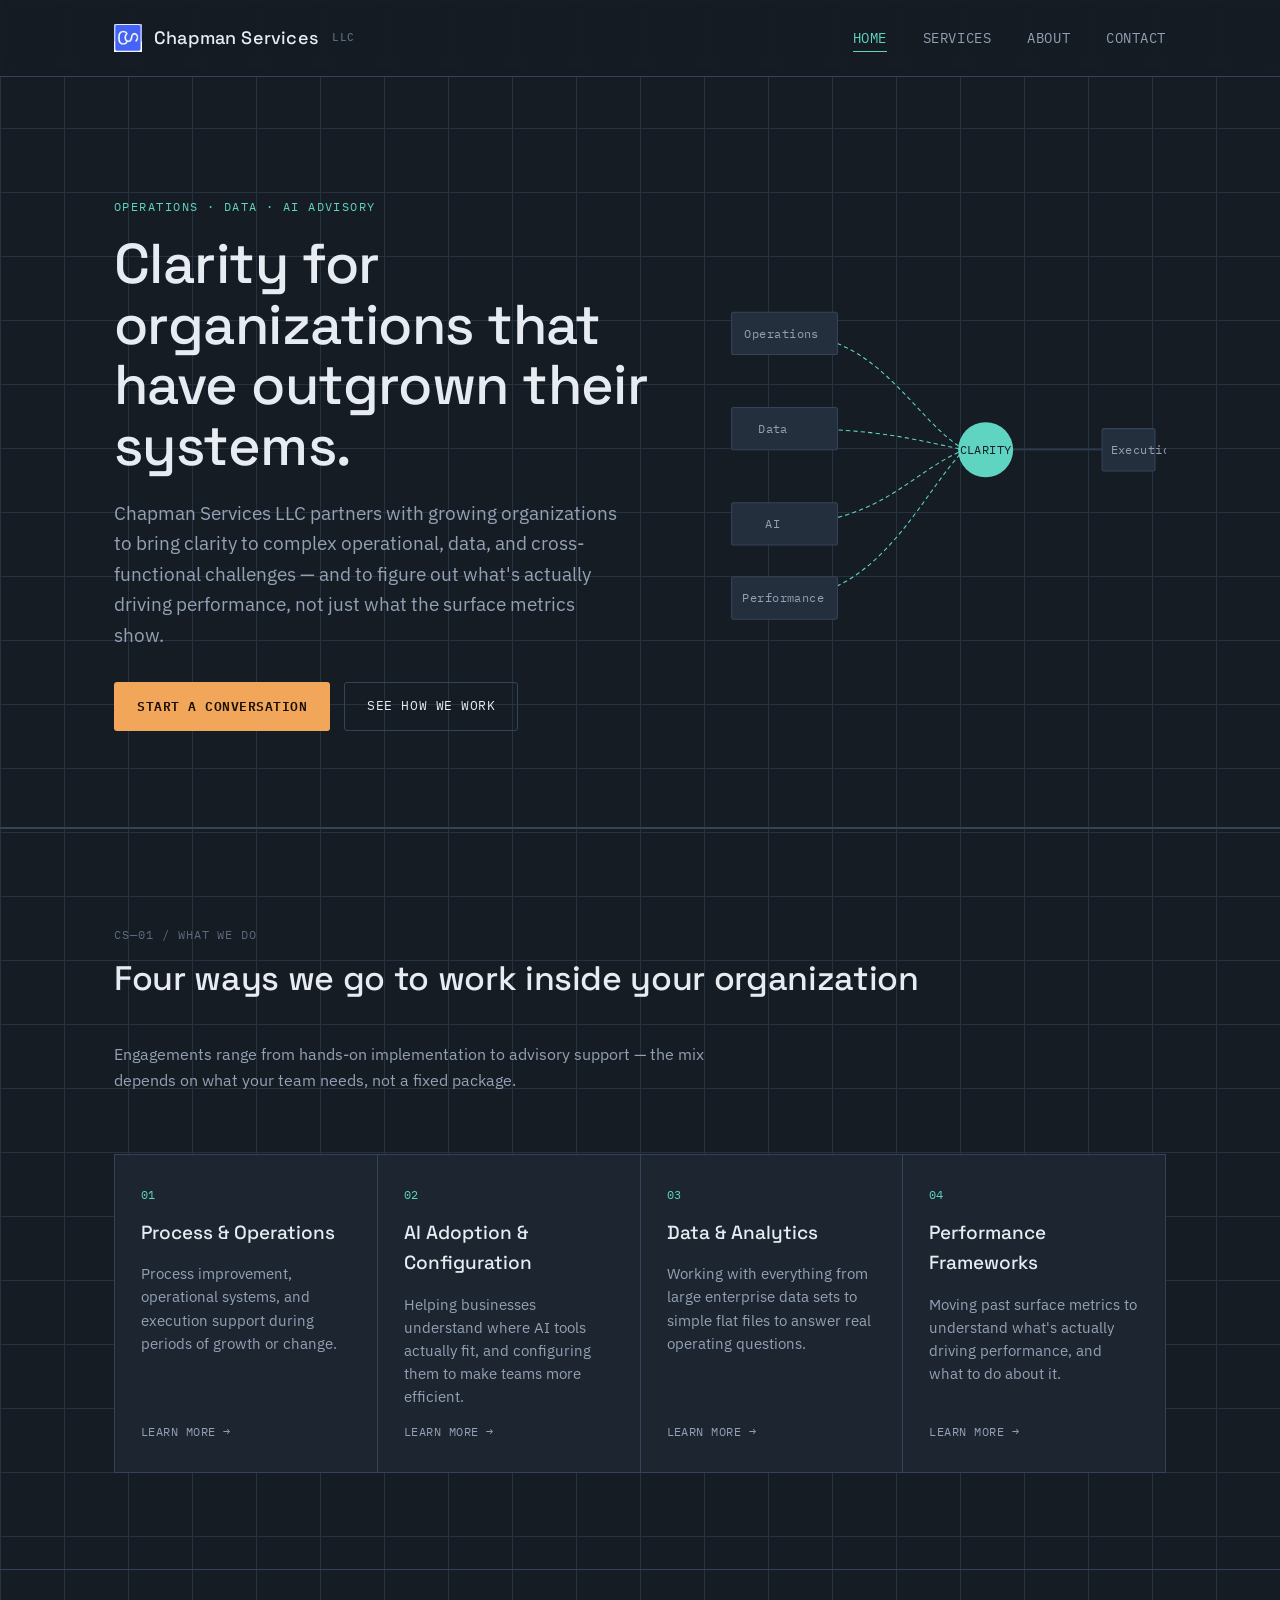
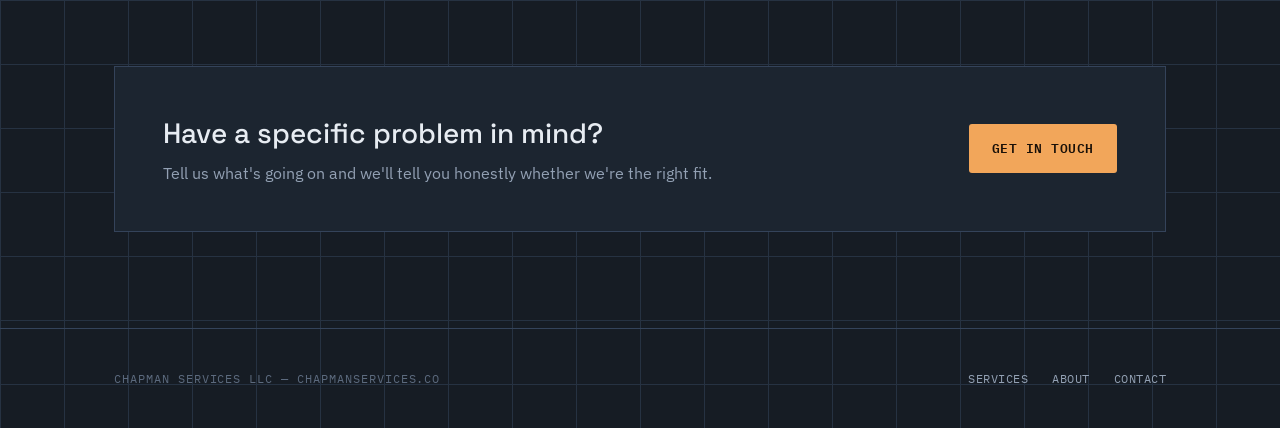
<file: index.html>
<!DOCTYPE html>
<html lang="en">
<head>
<meta charset="UTF-8">
<meta name="viewport" content="width=device-width, initial-scale=1.0">
<title>Chapman Services LLC — Operations, Data &amp; AI Advisory</title>
<meta name="description" content="Chapman Services LLC partners with growing organizations to bring clarity to operational, data, and cross-functional challenges — from process improvement to AI adoption and performance frameworks.">
<link rel="preconnect" href="https://fonts.googleapis.com">
<link rel="preconnect" href="https://fonts.gstatic.com" crossorigin>
<link href="https://fonts.googleapis.com/css2?family=Space+Grotesk:wght@400;500;600&family=IBM+Plex+Sans:wght@400;500;600&family=IBM+Plex+Mono:wght@400;500&display=swap" rel="stylesheet">
<link rel="stylesheet" href="style.css">
</head>
<body>

<header class="site-header">
  <div class="wrap">
    <a href="index.html" class="logo">
      <img class="logo-mark" src="images/logo.png" alt="Chapman Services logo">
      Chapman Services <span class="logo-sub">LLC</span>
    </a>
    <nav class="primary-nav" aria-label="Primary">
      <ul>
        <li><a href="index.html" aria-current="page">Home</a></li>
        <li><a href="services.html">Services</a></li>
        <li><a href="about.html">About</a></li>
        <li><a href="contact.html">Contact</a></li>
      </ul>
    </nav>
    <button class="nav-toggle" aria-label="Toggle navigation" aria-expanded="false">
      <svg viewBox="0 0 20 20" width="18" height="18" fill="none"><path d="M2 5h16M2 10h16M2 15h16" stroke="#e7ecf2" stroke-width="1.4"/></svg>
    </button>
  </div>
</header>

<main>
  <section class="hero">
    <div class="wrap hero-grid">
      <div>
        <p class="hero-eyebrow">Operations · Data · AI Advisory</p>
        <h1>Clarity for organizations that have outgrown their systems.</h1>
        <p class="lede">Chapman Services LLC partners with growing organizations to bring clarity to complex operational, data, and cross-functional challenges — and to figure out what's actually driving performance, not just what the surface metrics show.</p>
        <div class="hero-actions">
          <a href="contact.html" class="btn btn-primary">Start a conversation</a>
          <a href="services.html" class="btn btn-ghost">See how we work</a>
        </div>
      </div>
      <div>
        <svg class="schematic" viewBox="0 0 420 320" xmlns="http://www.w3.org/2000/svg" role="img" aria-label="Diagram showing operations, data, AI, and performance work converging into clear execution">
          <!-- connecting lines -->
          <path class="line active" d="M60 40 C 150 40, 180 120, 230 150"/>
          <path class="line active" d="M60 130 C 150 130, 180 140, 230 150"/>
          <path class="line active" d="M60 220 C 150 220, 180 170, 230 150"/>
          <path class="line active" d="M60 290 C 150 290, 190 190, 230 150"/>
          <path class="line" d="M270 150 L 360 150"/>

          <!-- input nodes -->
          <g>
            <rect class="node-fill" x="10" y="20" width="100" height="40" rx="2"/>
            <text class="node-label" x="22" y="44">Operations</text>
          </g>
          <g>
            <rect class="node-fill" x="10" y="110" width="100" height="40" rx="2"/>
            <text class="node-label" x="35" y="134">Data</text>
          </g>
          <g>
            <rect class="node-fill" x="10" y="200" width="100" height="40" rx="2"/>
            <text class="node-label" x="42" y="224">AI</text>
          </g>
          <g>
            <rect class="node-fill" x="10" y="270" width="100" height="40" rx="2"/>
            <text class="node-label" x="20" y="294">Performance</text>
          </g>

          <!-- hub -->
          <circle class="hub-fill" cx="250" cy="150" r="26"/>
          <text class="node-label hub" x="250" y="154" text-anchor="middle" font-size="10">CLARITY</text>

          <!-- output -->
          <g>
            <rect class="node-fill" x="360" y="130" width="50" height="40" rx="2"/>
            <text class="node-label" x="368" y="154" font-size="10">Execution</text>
          </g>
        </svg>
      </div>
    </div>
  </section>

  <section id="pillars">
    <div class="wrap">
      <div class="section-head">
        <div>
          <p class="coord">CS—01 / What we do</p>
          <h2>Four ways we go to work inside your organization</h2>
        </div>
        <p class="section-intro">Engagements range from hands-on implementation to advisory support — the mix depends on what your team needs, not a fixed package.</p>
      </div>
      <div class="pillars">
        <article class="pillar">
          <span class="idx">01</span>
          <h3>Process &amp; Operations</h3>
          <p>Process improvement, operational systems, and execution support during periods of growth or change.</p>
          <a class="card-link" href="services.html#process">Learn more →</a>
        </article>
        <article class="pillar">
          <span class="idx">02</span>
          <h3>AI Adoption &amp; Configuration</h3>
          <p>Helping businesses understand where AI tools actually fit, and configuring them to make teams more efficient.</p>
          <a class="card-link" href="services.html#ai">Learn more →</a>
        </article>
        <article class="pillar">
          <span class="idx">03</span>
          <h3>Data &amp; Analytics</h3>
          <p>Working with everything from large enterprise data sets to simple flat files to answer real operating questions.</p>
          <a class="card-link" href="services.html#data">Learn more →</a>
        </article>
        <article class="pillar">
          <span class="idx">04</span>
          <h3>Performance Frameworks</h3>
          <p>Moving past surface metrics to understand what's actually driving performance, and what to do about it.</p>
          <a class="card-link" href="services.html#performance">Learn more →</a>
        </article>
      </div>
    </div>
  </section>

  <section>
    <div class="wrap">
      <div class="cta-band">
        <div>
          <h2>Have a specific problem in mind?</h2>
          <p>Tell us what's going on and we'll tell you honestly whether we're the right fit.</p>
        </div>
        <a href="contact.html" class="btn btn-primary">Get in touch</a>
      </div>
    </div>
  </section>
</main>

<footer class="site-footer">
  <div class="wrap">
    <p class="coord">Chapman Services LLC — chapmanservices.co</p>
    <div class="foot-links">
      <a href="services.html">Services</a>
      <a href="about.html">About</a>
      <a href="contact.html">Contact</a>
    </div>
  </div>
</footer>

<script src="script.js"></script>
</body>
</html>
</file>
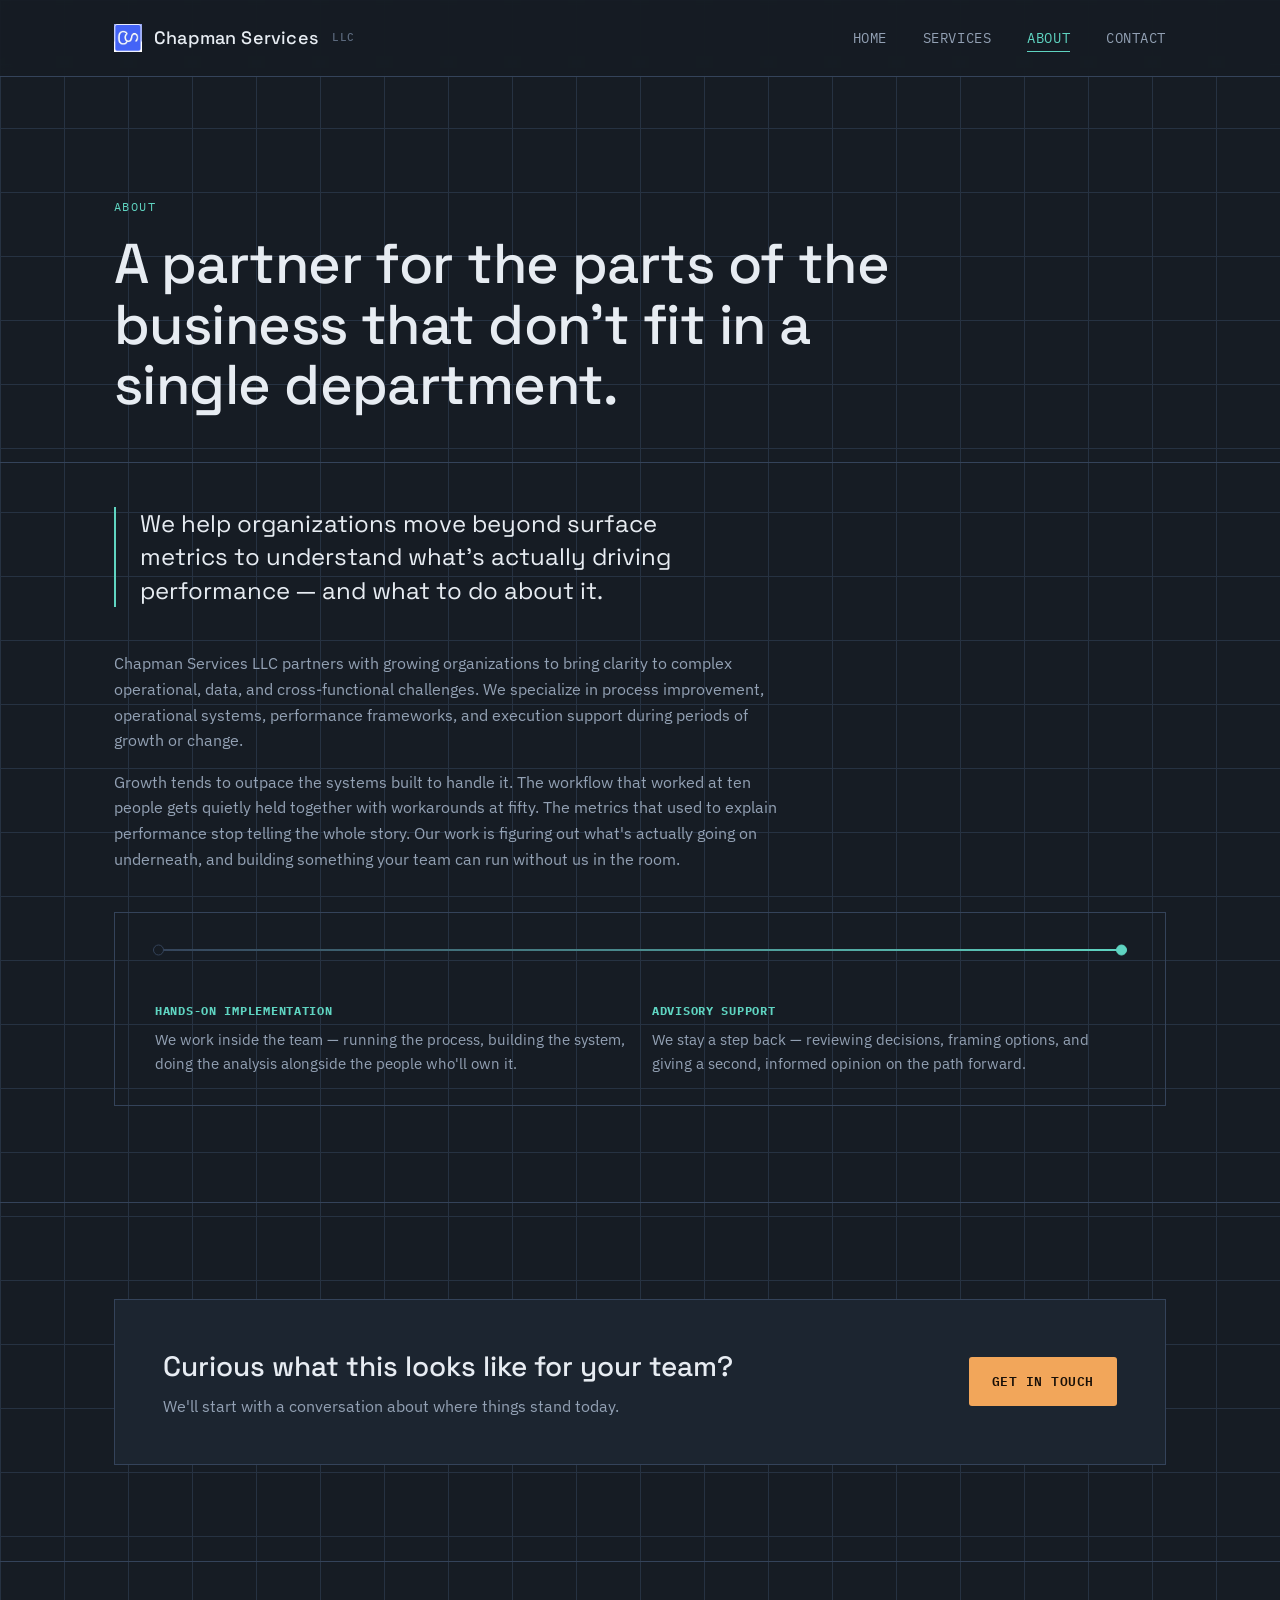
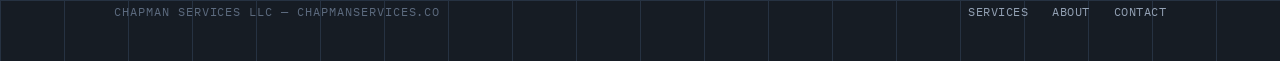
<file: about.html>
<!DOCTYPE html>
<html lang="en">
<head>
<meta charset="UTF-8">
<meta name="viewport" content="width=device-width, initial-scale=1.0">
<title>About — Chapman Services LLC</title>
<meta name="description" content="Chapman Services LLC partners with growing organizations to bring clarity to operational, data, and cross-functional challenges.">
<link rel="preconnect" href="https://fonts.googleapis.com">
<link rel="preconnect" href="https://fonts.gstatic.com" crossorigin>
<link href="https://fonts.googleapis.com/css2?family=Space+Grotesk:wght@400;500;600&family=IBM+Plex+Sans:wght@400;500;600&family=IBM+Plex+Mono:wght@400;500&display=swap" rel="stylesheet">
<link rel="stylesheet" href="style.css">
</head>
<body>

<header class="site-header">
  <div class="wrap">
    <a href="index.html" class="logo">
      <img class="logo-mark" src="images/logo.png" alt="Chapman Services logo">
      Chapman Services <span class="logo-sub">LLC</span>
    </a>
    <nav class="primary-nav" aria-label="Primary">
      <ul>
        <li><a href="index.html">Home</a></li>
        <li><a href="services.html">Services</a></li>
        <li><a href="about.html" aria-current="page">About</a></li>
        <li><a href="contact.html">Contact</a></li>
      </ul>
    </nav>
    <button class="nav-toggle" aria-label="Toggle navigation" aria-expanded="false">
      <svg viewBox="0 0 20 20" width="18" height="18" fill="none"><path d="M2 5h16M2 10h16M2 15h16" stroke="#e7ecf2" stroke-width="1.4"/></svg>
    </button>
  </div>
</header>

<main>
  <section class="hero" style="padding-bottom:24px;">
    <div class="wrap">
      <p class="hero-eyebrow">About</p>
      <h1 style="max-width:24ch;">A partner for the parts of the business that don't fit in a single department.</h1>
    </div>
  </section>

  <section style="border-top:none; padding-top:0;">
    <div class="wrap">
      <div class="quote-block">
        <p>We help organizations move beyond surface metrics to understand what's actually driving performance — and what to do about it.</p>
      </div>

      <p style="max-width:68ch; color:var(--color-text-muted);">Chapman Services LLC partners with growing organizations to bring clarity to complex operational, data, and cross-functional challenges. We specialize in process improvement, operational systems, performance frameworks, and execution support during periods of growth or change.</p>
      <p style="max-width:68ch; color:var(--color-text-muted);">Growth tends to outpace the systems built to handle it. The workflow that worked at ten people gets quietly held together with workarounds at fifty. The metrics that used to explain performance stop telling the whole story. Our work is figuring out what's actually going on underneath, and building something your team can run without us in the room.</p>

      <div class="range-scale">
        <div class="range-track"></div>
        <div>
          <h4>Hands-on implementation</h4>
          <p>We work inside the team — running the process, building the system, doing the analysis alongside the people who'll own it.</p>
        </div>
        <div>
          <h4>Advisory support</h4>
          <p>We stay a step back — reviewing decisions, framing options, and giving a second, informed opinion on the path forward.</p>
        </div>
      </div>
    </div>
  </section>

  <section>
    <div class="wrap">
      <div class="cta-band">
        <div>
          <h2>Curious what this looks like for your team?</h2>
          <p>We'll start with a conversation about where things stand today.</p>
        </div>
        <a href="contact.html" class="btn btn-primary">Get in touch</a>
      </div>
    </div>
  </section>
</main>

<footer class="site-footer">
  <div class="wrap">
    <p class="coord">Chapman Services LLC — chapmanservices.co</p>
    <div class="foot-links">
      <a href="services.html">Services</a>
      <a href="about.html">About</a>
      <a href="contact.html">Contact</a>
    </div>
  </div>
</footer>

<script src="script.js"></script>
</body>
</html>
</file>
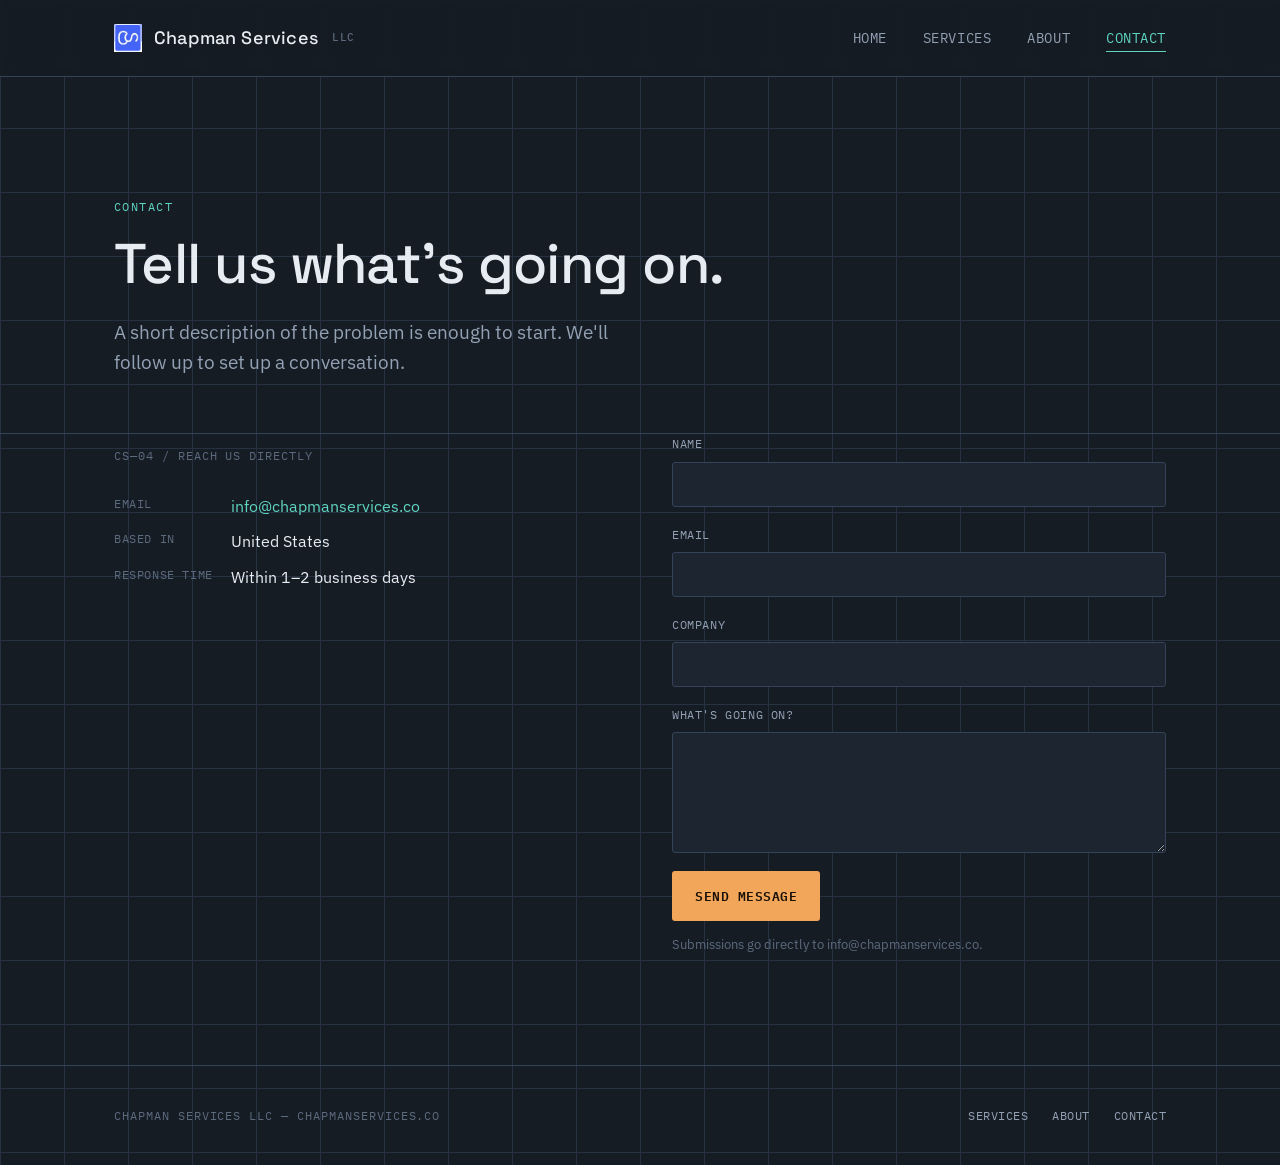
<file: contact.html>
<!DOCTYPE html>
<html lang="en">
<head>
<meta charset="UTF-8">
<meta name="viewport" content="width=device-width, initial-scale=1.0">
<title>Contact — Chapman Services LLC</title>
<meta name="description" content="Get in touch with Chapman Services LLC about operations, data, or AI adoption work.">
<link rel="preconnect" href="https://fonts.googleapis.com">
<link rel="preconnect" href="https://fonts.gstatic.com" crossorigin>
<link href="https://fonts.googleapis.com/css2?family=Space+Grotesk:wght@400;500;600&family=IBM+Plex+Sans:wght@400;500;600&family=IBM+Plex+Mono:wght@400;500&display=swap" rel="stylesheet">
<link rel="stylesheet" href="style.css">
</head>
<body>

<header class="site-header">
  <div class="wrap">
    <a href="index.html" class="logo">
      <img class="logo-mark" src="images/logo.png" alt="Chapman Services logo">
      Chapman Services <span class="logo-sub">LLC</span>
    </a>
    <nav class="primary-nav" aria-label="Primary">
      <ul>
        <li><a href="index.html">Home</a></li>
        <li><a href="services.html">Services</a></li>
        <li><a href="about.html">About</a></li>
        <li><a href="contact.html" aria-current="page">Contact</a></li>
      </ul>
    </nav>
    <button class="nav-toggle" aria-label="Toggle navigation" aria-expanded="false">
      <svg viewBox="0 0 20 20" width="18" height="18" fill="none"><path d="M2 5h16M2 10h16M2 15h16" stroke="#e7ecf2" stroke-width="1.4"/></svg>
    </button>
  </div>
</header>

<main>
  <section class="hero" style="padding-bottom:24px;">
    <div class="wrap">
      <p class="hero-eyebrow">Contact</p>
      <h1 style="max-width:20ch;">Tell us what's going on.</h1>
      <p class="lede">A short description of the problem is enough to start. We'll follow up to set up a conversation.</p>
    </div>
  </section>

  <section style="border-top:none; padding-top:0;">
    <div class="wrap contact-grid">
      <div class="contact-details">
        <p class="coord">CS—04 / Reach us directly</p>
        <dl>
          <dt>Email</dt>
          <dd><a href="mailto:info@chapmanservices.co">info@chapmanservices.co</a></dd>
          <dt>Based in</dt>
          <dd>United States</dd>
          <dt>Response time</dt>
          <dd>Within 1–2 business days</dd>
        </dl>
      </div>

      <div>
        <form class="contact-form" id="contactForm" action="https://formspree.io/f/xvkpggwp" method="POST">
          <div class="field">
            <label for="name">Name</label>
            <input type="text" id="name" name="name" required>
          </div>
          <div class="field">
            <label for="email">Email</label>
            <input type="email" id="email" name="email" required>
          </div>
          <div class="field">
            <label for="company">Company</label>
            <input type="text" id="company" name="company">
          </div>
          <div class="field">
            <label for="message">What's going on?</label>
            <textarea id="message" name="message" rows="5" required></textarea>
          </div>
          <button type="submit" class="btn btn-primary" style="justify-self:start;">Send message</button>
          <p class="form-note">Submissions go directly to info@chapmanservices.co.</p>
        </form>
        <div id="formSuccess" style="display:none;">
          <p class="coord">CS—04 / Message sent</p>
          <h2 style="max-width:20ch;">Thanks — got it.</h2>
          <p class="lede">We'll follow up within 1–2 business days.</p>
          <a href="index.html" class="btn btn-primary" style="display:inline-block; margin-top:8px;">Back to home</a>
        </div>
      </div>
    </div>
  </section>
</main>

<footer class="site-footer">
  <div class="wrap">
    <p class="coord">Chapman Services LLC — chapmanservices.co</p>
    <div class="foot-links">
      <a href="services.html">Services</a>
      <a href="about.html">About</a>
      <a href="contact.html">Contact</a>
    </div>
  </div>
</footer>

<script src="script.js"></script>
</body>
</html>
</file>
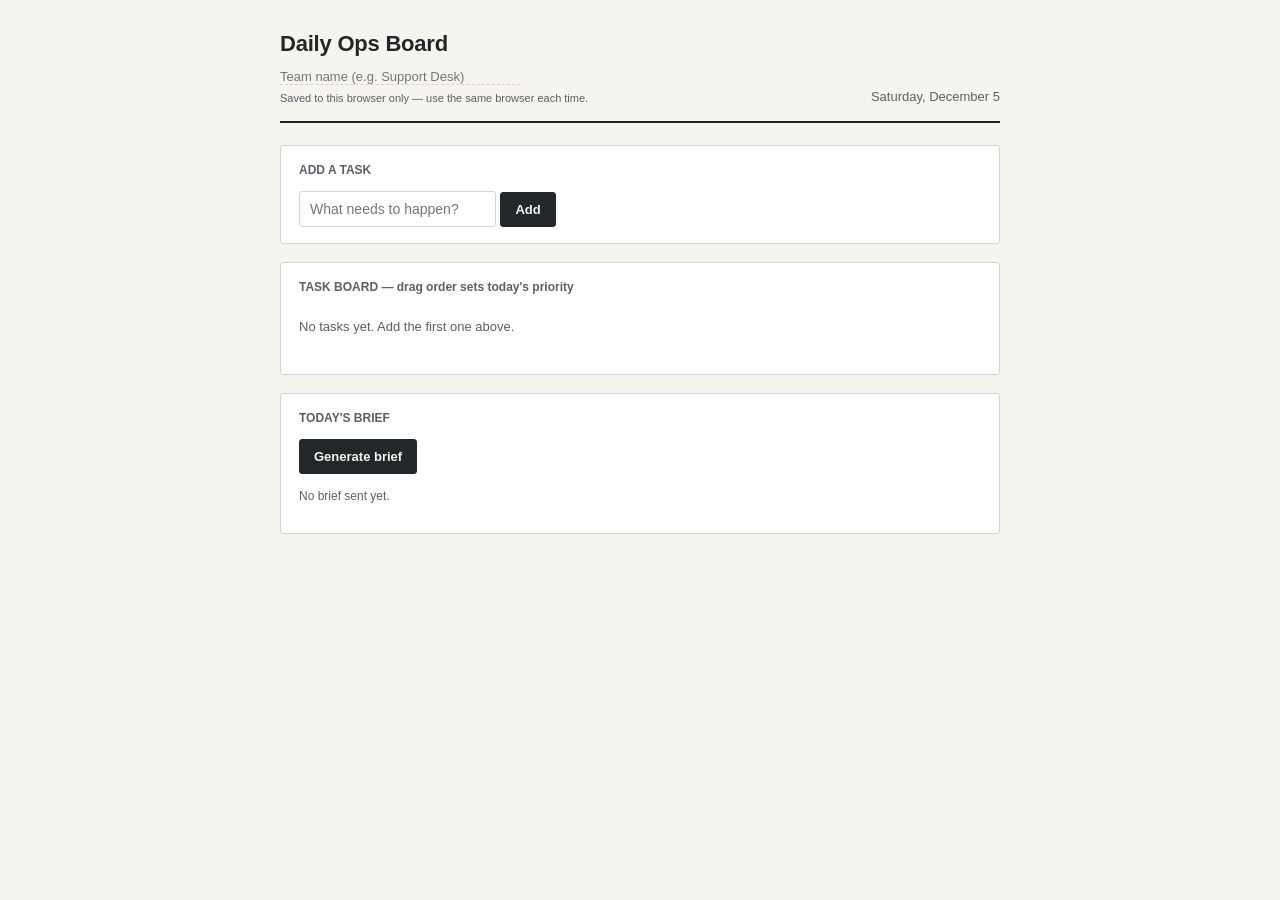
<file: dube-daily-brief.html>
<!DOCTYPE html>
<html lang="en">
<head>
<meta charset="UTF-8">
<meta name="viewport" content="width=device-width, initial-scale=1.0">
<title>Daily Ops Board</title>
<style>
  :root {
    --paper: #F6F4EE;
    --panel: #FFFFFF;
    --ink: #23272A;
    --ink-soft: #5B6066;
    --line: #D9D4C7;
    --new: #2A5C8A;
    --new-bg: #E7EFF5;
    --doing: #6B5B1F;
    --doing-bg: #F3EEDD;
    --priority: #C6720C;
    --priority-bg: #FBEDDA;
    --done: #2F6B4E;
    --done-bg: #E5EFE9;
  }

  * { box-sizing: border-box; }

  body {
    margin: 0;
    background: var(--paper);
    color: var(--ink);
    font-family: -apple-system, BlinkMacSystemFont, "Segoe UI", Roboto, Helvetica, Arial, sans-serif;
    font-variant-numeric: tabular-nums;
    line-height: 1.45;
  }

  .wrap {
    max-width: 760px;
    margin: 0 auto;
    padding: 28px 20px 80px;
  }

  header {
    border-bottom: 2px solid var(--ink);
    padding-bottom: 14px;
    margin-bottom: 22px;
    display: flex;
    justify-content: space-between;
    align-items: flex-end;
    gap: 12px;
    flex-wrap: wrap;
  }

  header h1 {
    font-size: 22px;
    font-weight: 700;
    letter-spacing: -0.01em;
    margin: 0 0 4px;
  }

  #teamNameInput {
    border: none;
    background: transparent;
    font-size: 13px;
    color: var(--ink-soft);
    padding: 0;
    width: 240px;
    border-bottom: 1px dashed var(--line);
  }
  #teamNameInput:focus { outline: none; border-bottom-color: var(--ink-soft); }

  .today {
    font-size: 13px;
    color: var(--ink-soft);
    text-align: right;
  }

  section.block {
    background: var(--panel);
    border: 1px solid var(--line);
    border-radius: 3px;
    padding: 16px 18px;
    margin-bottom: 18px;
  }

  .block-title {
    font-size: 12px;
    font-weight: 700;
    color: var(--ink-soft);
    margin: 0 0 12px;
  }

  form.add-row {
    display: flex;
    gap: 8px;
  }

  #newTaskInput {
    flex: 1;
    padding: 9px 10px;
    border: 1px solid var(--line);
    border-radius: 3px;
    font-size: 14px;
    font-family: inherit;
  }
  #newTaskInput:focus { outline: 2px solid var(--new); outline-offset: -1px; }

  button {
    font-family: inherit;
    cursor: pointer;
  }

  .btn {
    border: 1px solid var(--ink);
    background: var(--ink);
    color: var(--paper);
    padding: 9px 14px;
    border-radius: 3px;
    font-size: 13px;
    font-weight: 600;
  }
  .btn:hover { opacity: 0.85; }
  .btn:focus-visible { outline: 3px solid var(--new); outline-offset: 2px; }

  .btn-outline {
    border: 1px solid var(--line);
    background: transparent;
    color: var(--ink);
    padding: 8px 12px;
    border-radius: 3px;
    font-size: 13px;
  }
  .btn-outline:hover { border-color: var(--ink); }

  .task-list {
    list-style: none;
    margin: 0;
    padding: 0;
  }

  .task {
    display: flex;
    align-items: center;
    gap: 10px;
    padding: 10px 0;
    border-bottom: 1px solid var(--line);
  }
  .task:last-child { border-bottom: none; }

  .order-btns {
    display: flex;
    flex-direction: column;
    gap: 2px;
  }
  .order-btns button {
    border: none;
    background: transparent;
    color: var(--ink-soft);
    font-size: 11px;
    padding: 0 4px;
    line-height: 1;
  }
  .order-btns button:hover { color: var(--ink); }
  .order-btns button:disabled { opacity: 0.25; cursor: default; }

  .rank {
    font-size: 12px;
    color: var(--ink-soft);
    width: 18px;
    text-align: right;
    flex-shrink: 0;
  }

  .task-text {
    flex: 1;
    font-size: 14px;
    min-width: 0;
    word-break: break-word;
  }
  .task.status-done .task-text { color: var(--ink-soft); text-decoration: line-through; }

  .task-edit-input {
    flex: 1;
    font-size: 14px;
    font-family: inherit;
    padding: 4px 6px;
    border: 1px solid var(--new);
    border-radius: 3px;
  }

  .tag {
    font-size: 10.5px;
    font-weight: 700;
    padding: 3px 7px;
    border-radius: 3px;
    letter-spacing: 0.02em;
    flex-shrink: 0;
  }
  .tag-new { background: var(--new-bg); color: var(--new); }

  .status-pill {
    font-size: 12px;
    font-weight: 600;
    padding: 4px 10px;
    border-radius: 12px;
    border: 1px solid transparent;
    flex-shrink: 0;
  }
  .status-todo { background: #EFECE3; color: var(--ink-soft); }
  .status-doing { background: var(--doing-bg); color: var(--doing); }
  .status-done { background: var(--done-bg); color: var(--done); }

  .icon-btn {
    border: none;
    background: transparent;
    color: var(--ink-soft);
    font-size: 15px;
    padding: 2px 6px;
    flex-shrink: 0;
  }
  .icon-btn:hover { color: var(--ink); }

  .empty {
    color: var(--ink-soft);
    font-size: 13px;
    padding: 8px 0;
  }

  .brief-actions {
    display: flex;
    gap: 8px;
    margin-bottom: 14px;
    flex-wrap: wrap;
  }

  #briefOutput {
    background: #FBFAF6;
    border: 1px solid var(--line);
    border-radius: 3px;
    padding: 16px 18px;
    font-size: 13.5px;
    white-space: pre-wrap;
    display: none;
  }
  #briefOutput h3 {
    font-size: 12px;
    letter-spacing: 0.03em;
    margin: 16px 0 6px;
  }
  #briefOutput h3:first-child { margin-top: 0; }
  #briefOutput .brief-new { color: var(--new); }
  #briefOutput .brief-done { color: var(--done); }
  #briefOutput .brief-priority { color: var(--priority); }
  #briefOutput ol, #briefOutput ul { margin: 0; padding-left: 20px; }
  #briefOutput li { margin-bottom: 3px; }

  .status-line {
    font-size: 12px;
    color: var(--ink-soft);
    margin-top: 10px;
  }

  .loading, .save-err {
    font-size: 13px;
    color: var(--ink-soft);
    padding: 10px 0;
  }
  .save-err { color: #A33; }

  @media print {
    header, section.block:not(#briefSection), .brief-actions, .btn, .btn-outline { display: none !important; }
    #briefSection { border: none; padding: 0; }
    #briefOutput { display: block !important; border: none; padding: 0; background: transparent; }
    body { background: white; }
  }

  @media (prefers-reduced-motion: no-preference) {
    .task { transition: background 0.15s ease; }
  }
</style>
</head>
<body>
<div class="wrap">

  <header>
    <div>
      <h1>Daily Ops Board</h1>
      <input id="teamNameInput" type="text" placeholder="Team name (e.g. Support Desk)" maxlength="60">
      <div style="font-size:11px;color:var(--ink-soft);margin-top:4px;">Saved to this browser only — use the same browser each time.</div>
    </div>
    <div class="today" id="todayLabel"></div>
  </header>

  <section class="block">
    <p class="block-title">ADD A TASK</p>
    <div class="add-row" id="addForm">
      <input id="newTaskInput" type="text" placeholder="What needs to happen?" maxlength="200" autocomplete="off">
      <button type="button" class="btn" id="addBtn">Add</button>
    </div>
  </section>

  <section class="block">
    <p class="block-title">TASK BOARD — drag order sets today's priority</p>
    <ul class="task-list" id="taskList"></ul>
    <p class="empty" id="emptyState" style="display:none;">No tasks yet. Add the first one above.</p>
  </section>

  <section class="block" id="briefSection">
    <p class="block-title">TODAY'S BRIEF</p>
    <div class="brief-actions">
      <button class="btn" id="generateBtn">Generate brief</button>
      <button class="btn-outline" id="copyBtn" style="display:none;">Copy text</button>
      <button class="btn-outline" id="printBtn" style="display:none;">Print</button>
      <button class="btn-outline" id="sentBtn" style="display:none;">Mark as sent</button>
    </div>
    <div id="briefOutput"></div>
    <p class="status-line" id="lastSentLine"></p>
  </section>

  <p class="loading" id="loadingLine">Loading board…</p>
</div>

<script>
(function () {
  let tasks = [];
  let meta = { teamName: '', lastBriefAt: null };
  let loaded = false;

  const taskListEl = document.getElementById('taskList');
  const emptyStateEl = document.getElementById('emptyState');
  const teamNameInput = document.getElementById('teamNameInput');
  const todayLabel = document.getElementById('todayLabel');
  const loadingLine = document.getElementById('loadingLine');
  const lastSentLine = document.getElementById('lastSentLine');
  const briefOutput = document.getElementById('briefOutput');
  const copyBtn = document.getElementById('copyBtn');
  const printBtn = document.getElementById('printBtn');
  const sentBtn = document.getElementById('sentBtn');
  const generateBtn = document.getElementById('generateBtn');

  function fmtDate(d) {
    return d.toLocaleDateString(undefined, { weekday: 'long', month: 'long', day: 'numeric' });
  }
  todayLabel.textContent = fmtDate(new Date());

  function uid() {
    return 't' + Date.now().toString(36) + Math.random().toString(36).slice(2, 7);
  }

  const STORAGE_SUPPORTED = (function () {
    try {
      const k = '__test__';
      localStorage.setItem(k, '1');
      localStorage.removeItem(k);
      return true;
    } catch (e) { return false; }
  })();

  async function loadAll() {
    if (!STORAGE_SUPPORTED) {
      showSaveError("This browser is blocking local storage (private/incognito mode won't keep your data) — switch to a normal browser window.");
    } else {
      try {
        const t = localStorage.getItem('dailyBoard_tasks');
        tasks = t ? JSON.parse(t) : [];
      } catch (e) { tasks = []; }
      try {
        const m = localStorage.getItem('dailyBoard_meta');
        meta = m ? JSON.parse(m) : { teamName: '', lastBriefAt: null };
      } catch (e) { meta = { teamName: '', lastBriefAt: null }; }
    }
    teamNameInput.value = meta.teamName || '';
    updateLastSentLine();
    loaded = true;
    loadingLine.style.display = 'none';
    render();
  }

  async function saveTasks() {
    try {
      localStorage.setItem('dailyBoard_tasks', JSON.stringify(tasks));
    } catch (e) { showSaveError(); }
  }

  async function saveMeta() {
    try {
      localStorage.setItem('dailyBoard_meta', JSON.stringify(meta));
    } catch (e) { showSaveError(); }
  }

  function showSaveError(customMsg) {
    let el = document.getElementById('saveErr');
    if (!el) {
      el = document.createElement('p');
      el.id = 'saveErr';
      el.className = 'save-err';
      el.textContent = customMsg || "Couldn't save that change — this browser may be blocking local storage.";
      document.querySelector('.wrap').insertBefore(el, document.querySelector('header').nextSibling);
      if (!customMsg) setTimeout(() => el.remove(), 4000);
    }
  }

  function updateLastSentLine() {
    if (meta.lastBriefAt) {
      const d = new Date(meta.lastBriefAt);
      lastSentLine.textContent = 'Last brief sent ' + d.toLocaleDateString() + ' at ' + d.toLocaleTimeString([], { hour: '2-digit', minute: '2-digit' });
    } else {
      lastSentLine.textContent = 'No brief sent yet.';
    }
  }

  function render() {
    taskListEl.innerHTML = '';
    const openTasks = tasks.filter(t => t.status !== 'done');
    const doneTasks = tasks.filter(t => t.status === 'done');
    const ordered = [...openTasks, ...doneTasks];

    emptyStateEl.style.display = tasks.length === 0 ? 'block' : 'none';

    let rank = 0;
    ordered.forEach((task) => {
      const li = document.createElement('li');
      li.className = 'task status-' + task.status;

      const overallIndex = tasks.indexOf(task);
      const isOpen = task.status !== 'done';
      if (isOpen) rank++;

      const orderDiv = document.createElement('div');
      orderDiv.className = 'order-btns';
      const upBtn = document.createElement('button');
      upBtn.textContent = '▲';
      upBtn.title = 'Move up';
      upBtn.disabled = overallIndex === 0;
      upBtn.onclick = () => moveTask(overallIndex, -1);
      const downBtn = document.createElement('button');
      downBtn.textContent = '▼';
      downBtn.title = 'Move down';
      downBtn.disabled = overallIndex === tasks.length - 1;
      downBtn.onclick = () => moveTask(overallIndex, 1);
      orderDiv.appendChild(upBtn);
      orderDiv.appendChild(downBtn);

      const rankSpan = document.createElement('span');
      rankSpan.className = 'rank';
      rankSpan.textContent = isOpen ? rank + '.' : '';

      const textSpan = document.createElement('span');
      textSpan.className = 'task-text';
      textSpan.textContent = task.text;
      textSpan.title = 'Click to edit';
      textSpan.onclick = () => editTask(task.id);

      li.appendChild(orderDiv);
      li.appendChild(rankSpan);

      if (task.isNew) {
        const tag = document.createElement('span');
        tag.className = 'tag tag-new';
        tag.textContent = 'NEW';
        li.appendChild(tag);
      }

      li.appendChild(textSpan);

      const pill = document.createElement('button');
      pill.className = 'status-pill status-' + task.status;
      pill.textContent = task.status === 'todo' ? 'Not started' : task.status === 'doing' ? 'In progress' : 'Done';
      pill.title = 'Click to change status';
      pill.onclick = () => cycleStatus(task.id);
      li.appendChild(pill);

      const delBtn = document.createElement('button');
      delBtn.className = 'icon-btn';
      delBtn.textContent = '✕';
      delBtn.title = 'Remove task';
      delBtn.onclick = () => removeTask(task.id);
      li.appendChild(delBtn);

      taskListEl.appendChild(li);
    });
  }

  function editTask(id) {
    const task = tasks.find(t => t.id === id);
    if (!task) return;
    const li = [...taskListEl.children].find(el => el.querySelector('.task-text') && el.querySelector('.task-text').textContent === task.text);
    if (!li) return;
    const span = li.querySelector('.task-text');
    const input = document.createElement('input');
    input.className = 'task-edit-input';
    input.value = task.text;
    span.replaceWith(input);
    input.focus();
    input.select();
    function commit() {
      const val = input.value.trim();
      if (val) task.text = val;
      saveTasks();
      render();
    }
    input.addEventListener('blur', commit);
    input.addEventListener('keydown', (e) => {
      if (e.key === 'Enter') input.blur();
      if (e.key === 'Escape') { render(); }
    });
  }

  function moveTask(index, delta) {
    const newIndex = index + delta;
    if (newIndex < 0 || newIndex >= tasks.length) return;
    const [item] = tasks.splice(index, 1);
    tasks.splice(newIndex, 0, item);
    saveTasks();
    render();
  }

  function cycleStatus(id) {
    const task = tasks.find(t => t.id === id);
    if (!task) return;
    if (task.status === 'todo') task.status = 'doing';
    else if (task.status === 'doing') { task.status = 'done'; task.justCompleted = true; }
    else { task.status = 'todo'; task.justCompleted = false; }
    saveTasks();
    render();
  }

  function removeTask(id) {
    tasks = tasks.filter(t => t.id !== id);
    saveTasks();
    render();
  }

  function addTask() {
    const input = document.getElementById('newTaskInput');
    const val = input.value.trim();
    if (!val) return;
    tasks.push({ id: uid(), text: val, status: 'todo', isNew: true, justCompleted: false });
    input.value = '';
    saveTasks();
    render();
    input.focus();
  }

  document.getElementById('addBtn').addEventListener('click', addTask);
  document.getElementById('newTaskInput').addEventListener('keydown', (e) => {
    if (e.key === 'Enter') {
      e.preventDefault();
      addTask();
    }
  });

  teamNameInput.addEventListener('change', () => {
    meta.teamName = teamNameInput.value.trim();
    saveMeta();
  });

  function escapeHtml(s) {
    return s.replace(/&/g, '&amp;').replace(/</g, '&lt;').replace(/>/g, '&gt;');
  }

  function buildBriefHtml() {
    const newItems = tasks.filter(t => t.isNew);
    const completed = tasks.filter(t => t.justCompleted);
    const openOrdered = tasks.filter(t => t.status !== 'done');
    const teamLine = meta.teamName ? meta.teamName + ' — ' : '';

    let html = '<h3>' + teamLine + 'Daily Brief — ' + fmtDate(new Date()) + '</h3>';

    html += '<h3 class="brief-new">NEW TODAY</h3>';
    html += newItems.length
      ? '<ul>' + newItems.map(t => '<li>' + escapeHtml(t.text) + '</li>').join('') + '</ul>'
      : '<p class="empty">Nothing new since the last brief.</p>';

    html += '<h3 class="brief-done">COMPLETED SINCE LAST BRIEF</h3>';
    html += completed.length
      ? '<ul>' + completed.map(t => '<li>' + escapeHtml(t.text) + '</li>').join('') + '</ul>'
      : '<p class="empty">Nothing marked done since the last brief.</p>';

    html += '<h3 class="brief-priority">TODAY\'S PRIORITY ORDER (still open)</h3>';
    html += openOrdered.length
      ? '<ol>' + openOrdered.map(t => '<li>' + escapeHtml(t.text) + (t.status === 'doing' ? ' (in progress)' : '') + '</li>').join('') + '</ol>'
      : '<p class="empty">Board is clear — nothing open.</p>';

    return html;
  }

  function buildBriefPlainText() {
    const newItems = tasks.filter(t => t.isNew);
    const completed = tasks.filter(t => t.justCompleted);
    const openOrdered = tasks.filter(t => t.status !== 'done');
    const teamLine = meta.teamName ? meta.teamName + ' — ' : '';
    let out = teamLine + 'Daily Brief — ' + fmtDate(new Date()) + '\n\n';

    out += 'NEW TODAY\n';
    out += newItems.length ? newItems.map(t => '- ' + t.text).join('\n') : '(none)';
    out += '\n\n';

    out += 'COMPLETED SINCE LAST BRIEF\n';
    out += completed.length ? completed.map(t => '- ' + t.text).join('\n') : '(none)';
    out += '\n\n';

    out += "TODAY'S PRIORITY ORDER (still open)\n";
    out += openOrdered.length
      ? openOrdered.map((t, i) => (i + 1) + '. ' + t.text + (t.status === 'doing' ? ' (in progress)' : '')).join('\n')
      : '(board clear)';

    return out;
  }

  generateBtn.addEventListener('click', () => {
    briefOutput.innerHTML = buildBriefHtml();
    briefOutput.style.display = 'block';
    briefOutput.dataset.plain = buildBriefPlainText();
    copyBtn.style.display = 'inline-block';
    printBtn.style.display = 'inline-block';
    sentBtn.style.display = 'inline-block';
  });

  copyBtn.addEventListener('click', async () => {
    try {
      await navigator.clipboard.writeText(briefOutput.dataset.plain || '');
      copyBtn.textContent = 'Copied';
      setTimeout(() => { copyBtn.textContent = 'Copy text'; }, 1500);
    } catch (e) {
      copyBtn.textContent = "Couldn't copy";
      setTimeout(() => { copyBtn.textContent = 'Copy text'; }, 1500);
    }
  });

  printBtn.addEventListener('click', () => window.print());

  sentBtn.addEventListener('click', async () => {
    tasks.forEach(t => { t.isNew = false; t.justCompleted = false; });
    meta.lastBriefAt = new Date().toISOString();
    await saveTasks();
    await saveMeta();
    updateLastSentLine();
    render();
    sentBtn.textContent = 'Sent ✓';
    setTimeout(() => { sentBtn.textContent = 'Mark as sent'; }, 1500);
  });

  loadAll();
})();
</script>
</body>
</html>
</file>
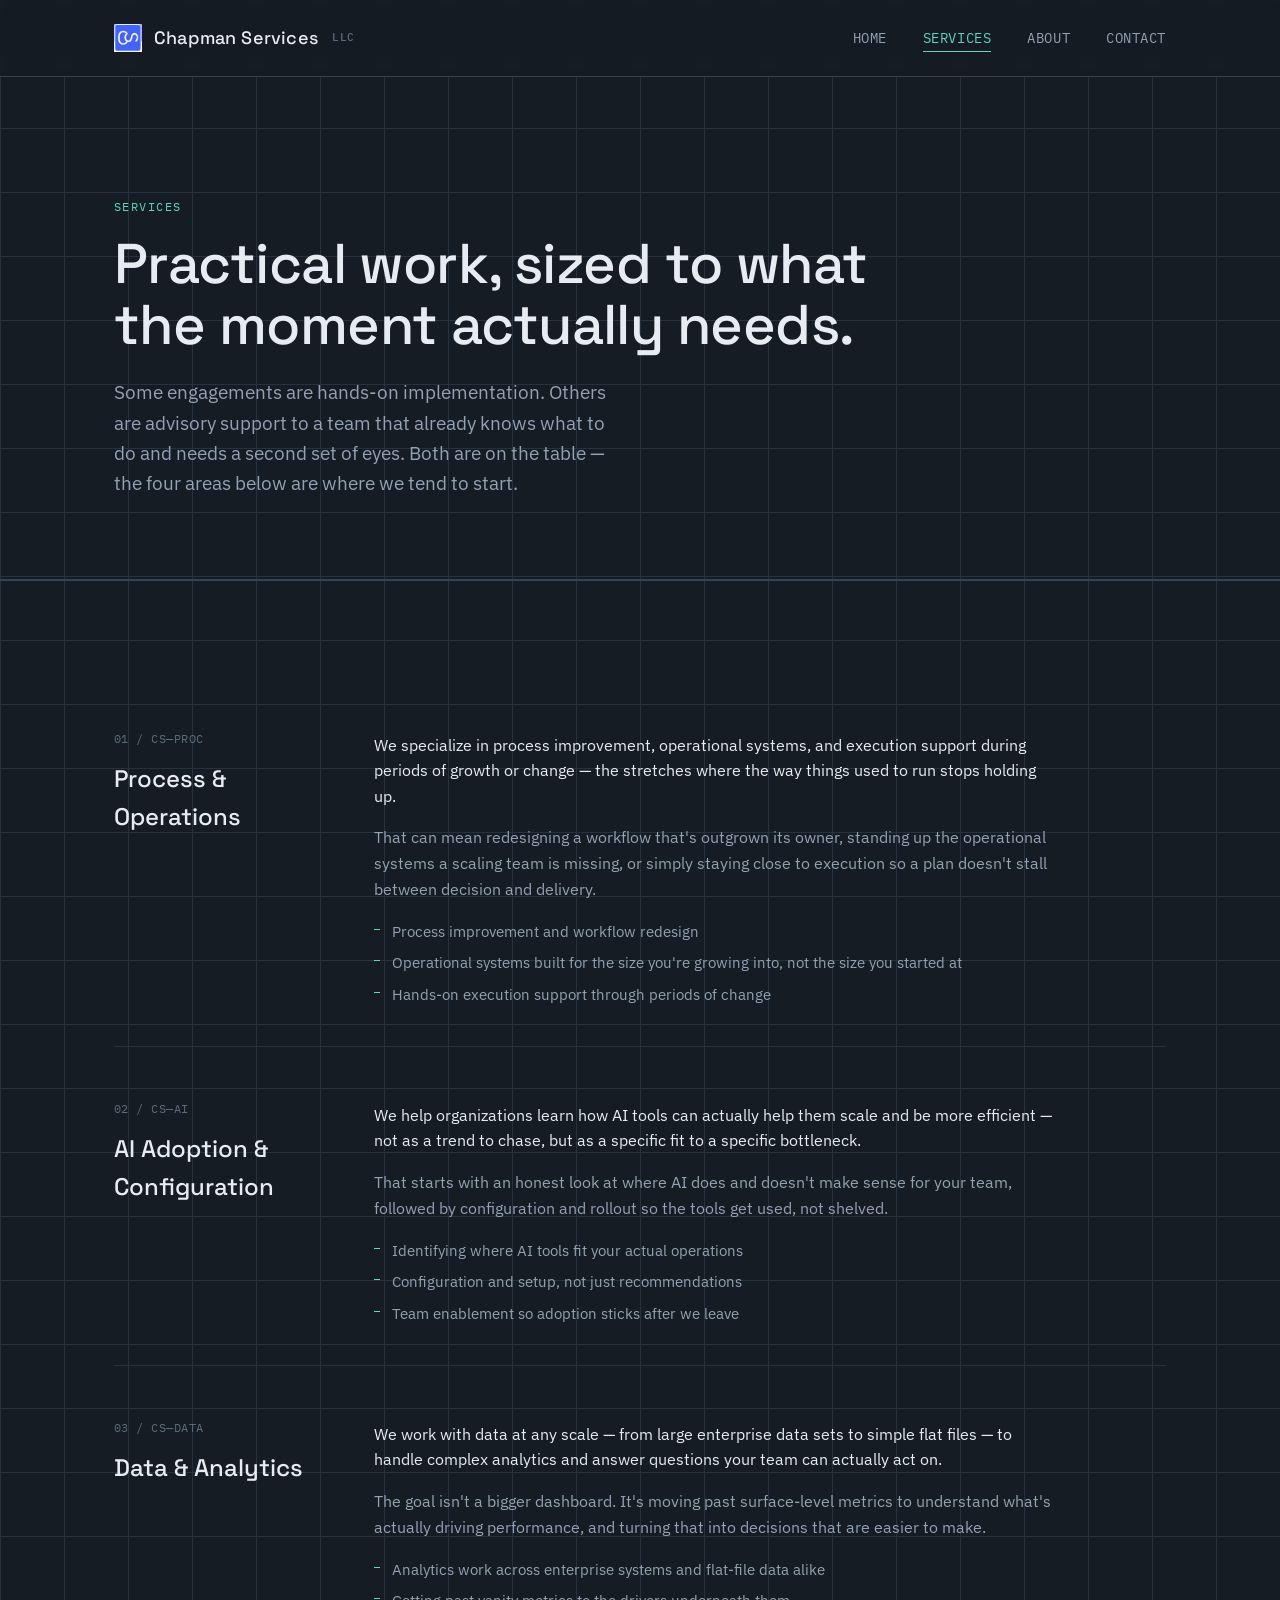
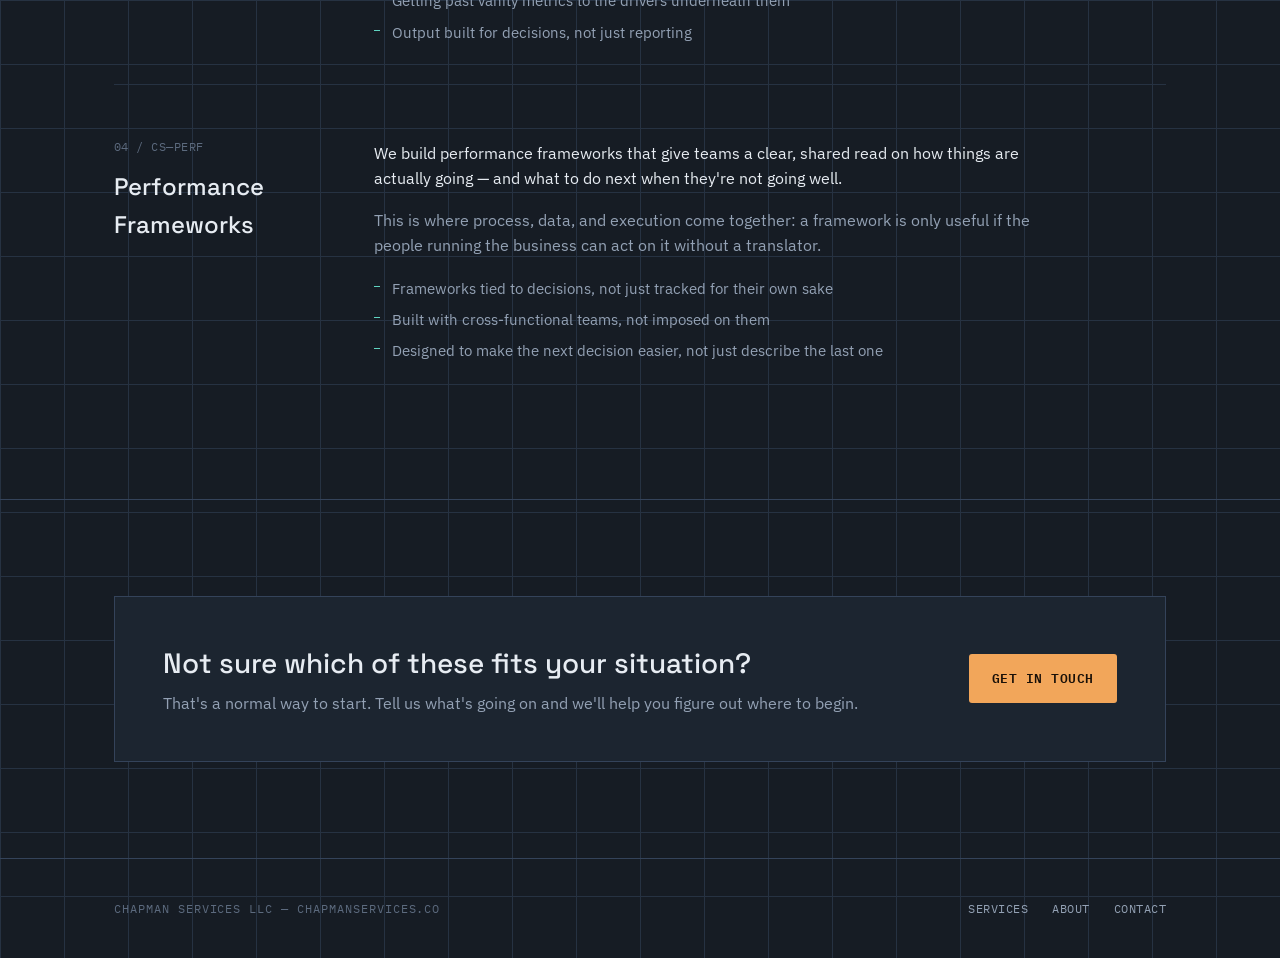
<file: services.html>
<!DOCTYPE html>
<html lang="en">
<head>
<meta charset="UTF-8">
<meta name="viewport" content="width=device-width, initial-scale=1.0">
<title>Services — Chapman Services LLC</title>
<meta name="description" content="Process improvement, AI adoption and configuration, data and analytics, and performance frameworks — how Chapman Services LLC works with growing organizations.">
<link rel="preconnect" href="https://fonts.googleapis.com">
<link rel="preconnect" href="https://fonts.gstatic.com" crossorigin>
<link href="https://fonts.googleapis.com/css2?family=Space+Grotesk:wght@400;500;600&family=IBM+Plex+Sans:wght@400;500;600&family=IBM+Plex+Mono:wght@400;500&display=swap" rel="stylesheet">
<link rel="stylesheet" href="style.css">
</head>
<body>

<header class="site-header">
  <div class="wrap">
    <a href="index.html" class="logo">
      <img class="logo-mark" src="images/logo.png" alt="Chapman Services logo">
      Chapman Services <span class="logo-sub">LLC</span>
    </a>
    <nav class="primary-nav" aria-label="Primary">
      <ul>
        <li><a href="index.html">Home</a></li>
        <li><a href="services.html" aria-current="page">Services</a></li>
        <li><a href="about.html">About</a></li>
        <li><a href="contact.html">Contact</a></li>
      </ul>
    </nav>
    <button class="nav-toggle" aria-label="Toggle navigation" aria-expanded="false">
      <svg viewBox="0 0 20 20" width="18" height="18" fill="none"><path d="M2 5h16M2 10h16M2 15h16" stroke="#e7ecf2" stroke-width="1.4"/></svg>
    </button>
  </div>
</header>

<main>
  <section class="hero" style="padding-bottom:48px;">
    <div class="wrap">
      <p class="hero-eyebrow">Services</p>
      <h1 style="max-width:22ch;">Practical work, sized to what the moment actually needs.</h1>
      <p class="lede">Some engagements are hands-on implementation. Others are advisory support to a team that already knows what to do and needs a second set of eyes. Both are on the table — the four areas below are where we tend to start.</p>
    </div>
  </section>

  <section>
    <div class="wrap">

      <div id="process" class="service-block">
        <div>
          <p class="tag">01 / CS—PROC</p>
          <h3>Process &amp; Operations</h3>
        </div>
        <div class="body">
          <p>We specialize in process improvement, operational systems, and execution support during periods of growth or change — the stretches where the way things used to run stops holding up.</p>
          <p>That can mean redesigning a workflow that's outgrown its owner, standing up the operational systems a scaling team is missing, or simply staying close to execution so a plan doesn't stall between decision and delivery.</p>
          <ul class="detail-list">
            <li>Process improvement and workflow redesign</li>
            <li>Operational systems built for the size you're growing into, not the size you started at</li>
            <li>Hands-on execution support through periods of change</li>
          </ul>
        </div>
      </div>

      <div id="ai" class="service-block">
        <div>
          <p class="tag">02 / CS—AI</p>
          <h3>AI Adoption &amp; Configuration</h3>
        </div>
        <div class="body">
          <p>We help organizations learn how AI tools can actually help them scale and be more efficient — not as a trend to chase, but as a specific fit to a specific bottleneck.</p>
          <p>That starts with an honest look at where AI does and doesn't make sense for your team, followed by configuration and rollout so the tools get used, not shelved.</p>
          <ul class="detail-list">
            <li>Identifying where AI tools fit your actual operations</li>
            <li>Configuration and setup, not just recommendations</li>
            <li>Team enablement so adoption sticks after we leave</li>
          </ul>
        </div>
      </div>

      <div id="data" class="service-block">
        <div>
          <p class="tag">03 / CS—DATA</p>
          <h3>Data &amp; Analytics</h3>
        </div>
        <div class="body">
          <p>We work with data at any scale — from large enterprise data sets to simple flat files — to handle complex analytics and answer questions your team can actually act on.</p>
          <p>The goal isn't a bigger dashboard. It's moving past surface-level metrics to understand what's actually driving performance, and turning that into decisions that are easier to make.</p>
          <ul class="detail-list">
            <li>Analytics work across enterprise systems and flat-file data alike</li>
            <li>Getting past vanity metrics to the drivers underneath them</li>
            <li>Output built for decisions, not just reporting</li>
          </ul>
        </div>
      </div>

      <div id="performance" class="service-block">
        <div>
          <p class="tag">04 / CS—PERF</p>
          <h3>Performance Frameworks</h3>
        </div>
        <div class="body">
          <p>We build performance frameworks that give teams a clear, shared read on how things are actually going — and what to do next when they're not going well.</p>
          <p>This is where process, data, and execution come together: a framework is only useful if the people running the business can act on it without a translator.</p>
          <ul class="detail-list">
            <li>Frameworks tied to decisions, not just tracked for their own sake</li>
            <li>Built with cross-functional teams, not imposed on them</li>
            <li>Designed to make the next decision easier, not just describe the last one</li>
          </ul>
        </div>
      </div>

    </div>
  </section>

  <section>
    <div class="wrap">
      <div class="cta-band">
        <div>
          <h2>Not sure which of these fits your situation?</h2>
          <p>That's a normal way to start. Tell us what's going on and we'll help you figure out where to begin.</p>
        </div>
        <a href="contact.html" class="btn btn-primary">Get in touch</a>
      </div>
    </div>
  </section>
</main>

<footer class="site-footer">
  <div class="wrap">
    <p class="coord">Chapman Services LLC — chapmanservices.co</p>
    <div class="foot-links">
      <a href="services.html">Services</a>
      <a href="about.html">About</a>
      <a href="contact.html">Contact</a>
    </div>
  </div>
</footer>

<script src="script.js"></script>
</body>
</html>
</file>
<file: style.css>
/* Chapman Services LLC — shared stylesheet
   Design concept: "operational blueprint" — a schematic, instrument-panel
   read that mirrors the subject matter (systems, data, process clarity)
   rather than a generic dark-SaaS or cream/serif template. */

:root {
  --color-bg: #161c24;
  --color-surface: #1c2530;
  --color-surface-2: #232f3d;
  --color-line: #34435a;
  --color-line-soft: #263242;
  --color-text: #e7ecf2;
  --color-text-muted: #93a1b4;
  --color-text-faint: #5c6a7e;
  --color-signal: #5fd4c1;
  --color-cta: #f2a65a;
  --color-cta-dark: #d98a3d;

  --font-display: "Space Grotesk", "Arial Narrow", sans-serif;
  --font-body: "IBM Plex Sans", Arial, sans-serif;
  --font-mono: "IBM Plex Mono", "Courier New", monospace;

  --max-width: 1180px;
  --edge: clamp(20px, 5vw, 64px);
}

* { box-sizing: border-box; }
html { scroll-behavior: smooth; }

body {
  margin: 0;
  background: var(--color-bg);
  background-image:
    linear-gradient(var(--color-line-soft) 1px, transparent 1px),
    linear-gradient(90deg, var(--color-line-soft) 1px, transparent 1px);
  background-size: 64px 64px;
  color: var(--color-text);
  font-family: var(--font-body);
  font-size: 16px;
  line-height: 1.6;
  -webkit-font-smoothing: antialiased;
}

a { color: inherit; }
img { max-width: 100%; display: block; }

.wrap {
  max-width: var(--max-width);
  margin: 0 auto;
  padding: 0 var(--edge);
}

/* ---------- coordinate label (signature detail) ---------- */
.coord {
  font-family: var(--font-mono);
  font-size: 12px;
  letter-spacing: 0.08em;
  color: var(--color-text-faint);
  text-transform: uppercase;
}

/* ---------- header / nav ---------- */
.site-header {
  border-bottom: 1px solid var(--color-line);
  background: rgba(22, 28, 36, 0.9);
  backdrop-filter: blur(6px);
  position: sticky;
  top: 0;
  z-index: 50;
}

.site-header .wrap {
  display: flex;
  align-items: center;
  justify-content: space-between;
  height: 76px;
}

.logo {
  display: flex;
  align-items: center;
  gap: 12px;
  text-decoration: none;
  font-family: var(--font-display);
  font-size: 18px;
  font-weight: 500;
  color: var(--color-text);
  letter-spacing: 0.01em;
}

.logo-mark {
  width: 28px;
  height: 28px;
  flex-shrink: 0;
  object-fit: contain;
}

.logo-sub {
  font-family: var(--font-mono);
  font-size: 11px;
  color: var(--color-text-faint);
  letter-spacing: 0.06em;
  margin-left: 2px;
}

nav.primary-nav ul {
  list-style: none;
  display: flex;
  gap: clamp(18px, 3vw, 36px);
  margin: 0;
  padding: 0;
}

nav.primary-nav a {
  text-decoration: none;
  font-size: 14px;
  font-family: var(--font-mono);
  letter-spacing: 0.04em;
  text-transform: uppercase;
  color: var(--color-text-muted);
  position: relative;
  padding-bottom: 4px;
  transition: color 0.15s ease;
}

nav.primary-nav a:hover,
nav.primary-nav a[aria-current="page"] {
  color: var(--color-signal);
}

nav.primary-nav a[aria-current="page"]::after {
  content: "";
  position: absolute;
  left: 0;
  right: 0;
  bottom: -1px;
  height: 1px;
  background: var(--color-signal);
}

.nav-toggle {
  display: none;
  background: none;
  border: 1px solid var(--color-line);
  color: var(--color-text);
  width: 40px;
  height: 40px;
  border-radius: 4px;
  cursor: pointer;
}

/* ---------- buttons ---------- */
.btn {
  display: inline-flex;
  align-items: center;
  gap: 10px;
  font-family: var(--font-mono);
  font-size: 13px;
  letter-spacing: 0.04em;
  text-transform: uppercase;
  text-decoration: none;
  padding: 13px 22px;
  border-radius: 3px;
  transition: transform 0.15s ease, background 0.15s ease, border-color 0.15s ease;
  cursor: pointer;
  border: 1px solid transparent;
}

.btn-primary {
  background: var(--color-cta);
  color: #191008;
  font-weight: 600;
}
.btn-primary:hover { background: var(--color-cta-dark); }

.btn-ghost {
  border-color: var(--color-line);
  color: var(--color-text);
}
.btn-ghost:hover { border-color: var(--color-signal); color: var(--color-signal); }

/* ---------- hero ---------- */
.hero {
  padding: clamp(64px, 10vw, 120px) 0 clamp(48px, 8vw, 96px);
  border-bottom: 1px solid var(--color-line);
}

.hero-grid {
  display: grid;
  grid-template-columns: 1.1fr 0.9fr;
  gap: clamp(32px, 5vw, 64px);
  align-items: center;
}

.hero-eyebrow {
  font-family: var(--font-mono);
  font-size: 12px;
  letter-spacing: 0.12em;
  text-transform: uppercase;
  color: var(--color-signal);
  margin: 0 0 18px;
}

.hero h1 {
  font-family: var(--font-display);
  font-size: clamp(34px, 4.6vw, 56px);
  line-height: 1.08;
  font-weight: 500;
  margin: 0 0 22px;
  letter-spacing: -0.01em;
}

.hero p.lede {
  font-size: clamp(16px, 1.6vw, 19px);
  color: var(--color-text-muted);
  max-width: 46ch;
  margin: 0 0 32px;
}

.hero-actions { display: flex; gap: 14px; flex-wrap: wrap; }

/* ---------- schematic diagram (signature element) ---------- */
.schematic {
  width: 100%;
  height: auto;
}
.schematic .node-label {
  font-family: var(--font-mono);
  font-size: 11px;
  fill: var(--color-text-muted);
  letter-spacing: 0.04em;
}
.schematic .node-label.hub { fill: var(--color-bg); }
.schematic .hub-fill { fill: var(--color-signal); }
.schematic .node-fill { fill: var(--color-surface-2); stroke: var(--color-line); }
.schematic .line {
  stroke: var(--color-line);
  stroke-width: 1;
  fill: none;
}
.schematic .line.active {
  stroke: var(--color-signal);
  stroke-dasharray: 4 3;
}

@media (prefers-reduced-motion: no-preference) {
  .schematic .line.active {
    stroke-dashoffset: 40;
    animation: dash 3.5s linear infinite;
  }
}
@keyframes dash {
  to { stroke-dashoffset: 0; }
}

/* ---------- section scaffolding ---------- */
section { padding: clamp(56px, 8vw, 96px) 0; }
section + section { border-top: 1px solid var(--color-line); }

.section-head {
  display: flex;
  justify-content: space-between;
  align-items: flex-end;
  gap: 24px;
  margin-bottom: 44px;
  flex-wrap: wrap;
}

.section-head h2 {
  font-family: var(--font-display);
  font-size: clamp(24px, 3vw, 34px);
  font-weight: 500;
  margin: 8px 0 0;
  letter-spacing: -0.01em;
}

.section-head .coord { margin: 0; }

.section-intro {
  max-width: 62ch;
  color: var(--color-text-muted);
  margin-top: 12px;
}

/* ---------- pillar / service cards ---------- */
.pillars {
  display: grid;
  grid-template-columns: repeat(4, 1fr);
  gap: 1px;
  background: var(--color-line);
  border: 1px solid var(--color-line);
}

.pillar {
  background: var(--color-surface);
  padding: 30px 26px;
  display: flex;
  flex-direction: column;
  gap: 14px;
}

.pillar .idx {
  font-family: var(--font-mono);
  font-size: 12px;
  color: var(--color-signal);
}

.pillar h3 {
  font-family: var(--font-display);
  font-size: 19px;
  font-weight: 500;
  margin: 0;
}

.pillar p {
  color: var(--color-text-muted);
  font-size: 14.5px;
  margin: 0;
}

.pillar a.card-link {
  margin-top: auto;
  font-family: var(--font-mono);
  font-size: 12px;
  text-transform: uppercase;
  letter-spacing: 0.04em;
  color: var(--color-text-muted);
  text-decoration: none;
}
.pillar a.card-link:hover { color: var(--color-signal); }

/* ---------- long-form service blocks ---------- */
.service-block {
  display: grid;
  grid-template-columns: 220px 1fr;
  gap: 40px;
  padding: 40px 0;
}
.service-block + .service-block { border-top: 1px solid var(--color-line-soft); }

.service-block .tag {
  font-family: var(--font-mono);
  font-size: 12px;
  color: var(--color-text-faint);
  letter-spacing: 0.04em;
}

.service-block h3 {
  font-family: var(--font-display);
  font-size: 24px;
  font-weight: 500;
  margin: 6px 0 0;
}

.service-block .body {
  max-width: 68ch;
}
.service-block .body p { color: var(--color-text-muted); }
.service-block .body p:first-child { color: var(--color-text); }

.service-block ul.detail-list {
  list-style: none;
  margin: 18px 0 0;
  padding: 0;
  display: grid;
  gap: 8px;
}
.service-block ul.detail-list li {
  font-size: 14.5px;
  color: var(--color-text-muted);
  padding-left: 18px;
  position: relative;
}
.service-block ul.detail-list li::before {
  content: "";
  position: absolute;
  left: 0;
  top: 9px;
  width: 6px;
  height: 1px;
  background: var(--color-signal);
}

/* ---------- about / engagement range ---------- */
.range-scale {
  border: 1px solid var(--color-line);
  padding: 30px clamp(20px, 4vw, 40px);
  margin-top: 40px;
  display: grid;
  grid-template-columns: 1fr 1fr;
  gap: 24px;
}
.range-scale .range-track {
  grid-column: 1 / -1;
  height: 2px;
  background: linear-gradient(90deg, var(--color-line) 0%, var(--color-signal) 100%);
  position: relative;
  margin: 6px 0 26px;
}
.range-scale .range-track::before,
.range-scale .range-track::after {
  content: "";
  position: absolute;
  top: 50%;
  width: 9px;
  height: 9px;
  border-radius: 50%;
  transform: translateY(-50%);
  background: var(--color-bg);
  border: 1px solid var(--color-line);
}
.range-scale .range-track::before { left: -2px; }
.range-scale .range-track::after { right: -2px; background: var(--color-signal); border-color: var(--color-signal); }

.range-scale h4 {
  font-family: var(--font-mono);
  font-size: 12px;
  text-transform: uppercase;
  letter-spacing: 0.06em;
  color: var(--color-signal);
  margin: 0 0 8px;
}
.range-scale p { margin: 0; color: var(--color-text-muted); font-size: 14.5px; }

.quote-block {
  border-left: 2px solid var(--color-signal);
  padding-left: 24px;
  margin: 44px 0;
  max-width: 62ch;
}
.quote-block p {
  font-family: var(--font-display);
  font-size: clamp(19px, 2.2vw, 24px);
  font-weight: 400;
  line-height: 1.4;
  color: var(--color-text);
  margin: 0;
}

/* ---------- contact ---------- */
.contact-grid {
  display: grid;
  grid-template-columns: 1fr 1fr;
  gap: clamp(32px, 5vw, 64px);
}

.contact-details dl {
  display: grid;
  grid-template-columns: auto 1fr;
  gap: 10px 18px;
  margin: 28px 0 0;
}
.contact-details dt {
  font-family: var(--font-mono);
  font-size: 12px;
  text-transform: uppercase;
  color: var(--color-text-faint);
  letter-spacing: 0.05em;
}
.contact-details dd {
  margin: 0;
  color: var(--color-text);
}
.contact-details a { color: var(--color-signal); text-decoration: none; }
.contact-details a:hover { text-decoration: underline; }

form.contact-form {
  display: grid;
  gap: 18px;
}
.field { display: grid; gap: 8px; }
.field label {
  font-family: var(--font-mono);
  font-size: 12px;
  text-transform: uppercase;
  letter-spacing: 0.05em;
  color: var(--color-text-muted);
}
.field input,
.field textarea {
  background: var(--color-surface);
  border: 1px solid var(--color-line);
  border-radius: 3px;
  padding: 12px 14px;
  color: var(--color-text);
  font-family: var(--font-body);
  font-size: 15px;
  resize: vertical;
}
.field input:focus,
.field textarea:focus {
  outline: 2px solid var(--color-signal);
  outline-offset: 1px;
  border-color: var(--color-signal);
}
.form-note {
  font-size: 13px;
  color: var(--color-text-faint);
  margin-top: -4px;
}

/* ---------- footer ---------- */
footer.site-footer {
  border-top: 1px solid var(--color-line);
  padding: 40px 0;
}
footer .wrap {
  display: flex;
  justify-content: space-between;
  align-items: center;
  flex-wrap: wrap;
  gap: 16px;
}
footer .coord { margin: 0; }
footer .foot-links { display: flex; gap: 24px; }
footer .foot-links a {
  text-decoration: none;
  font-family: var(--font-mono);
  font-size: 12px;
  color: var(--color-text-muted);
  text-transform: uppercase;
  letter-spacing: 0.04em;
}
footer .foot-links a:hover { color: var(--color-signal); }

/* ---------- CTA band ---------- */
.cta-band {
  text-align: left;
  display: flex;
  justify-content: space-between;
  align-items: center;
  flex-wrap: wrap;
  gap: 24px;
  padding: 44px clamp(24px, 4vw, 48px);
  border: 1px solid var(--color-line);
  background: var(--color-surface);
}
.cta-band h2 {
  font-family: var(--font-display);
  font-size: clamp(22px, 2.6vw, 28px);
  font-weight: 500;
  margin: 0 0 6px;
}
.cta-band p { margin: 0; color: var(--color-text-muted); }

/* ---------- responsive ---------- */
@media (max-width: 860px) {
  .hero-grid { grid-template-columns: 1fr; }
  .pillars { grid-template-columns: 1fr 1fr; }
  .service-block { grid-template-columns: 1fr; gap: 10px; }
  .contact-grid { grid-template-columns: 1fr; }
  .range-scale { grid-template-columns: 1fr; }
  nav.primary-nav { display: none; }
  .nav-toggle { display: block; }
  body.nav-open nav.primary-nav {
    display: block;
    position: fixed;
    top: 76px;
    left: 0;
    right: 0;
    background: var(--color-bg);
    border-bottom: 1px solid var(--color-line);
    padding: 20px var(--edge) 30px;
    z-index: 49;
  }
  body.nav-open nav.primary-nav ul { flex-direction: column; gap: 18px; }
}

@media (max-width: 560px) {
  .pillars { grid-template-columns: 1fr; }
}
</file>
